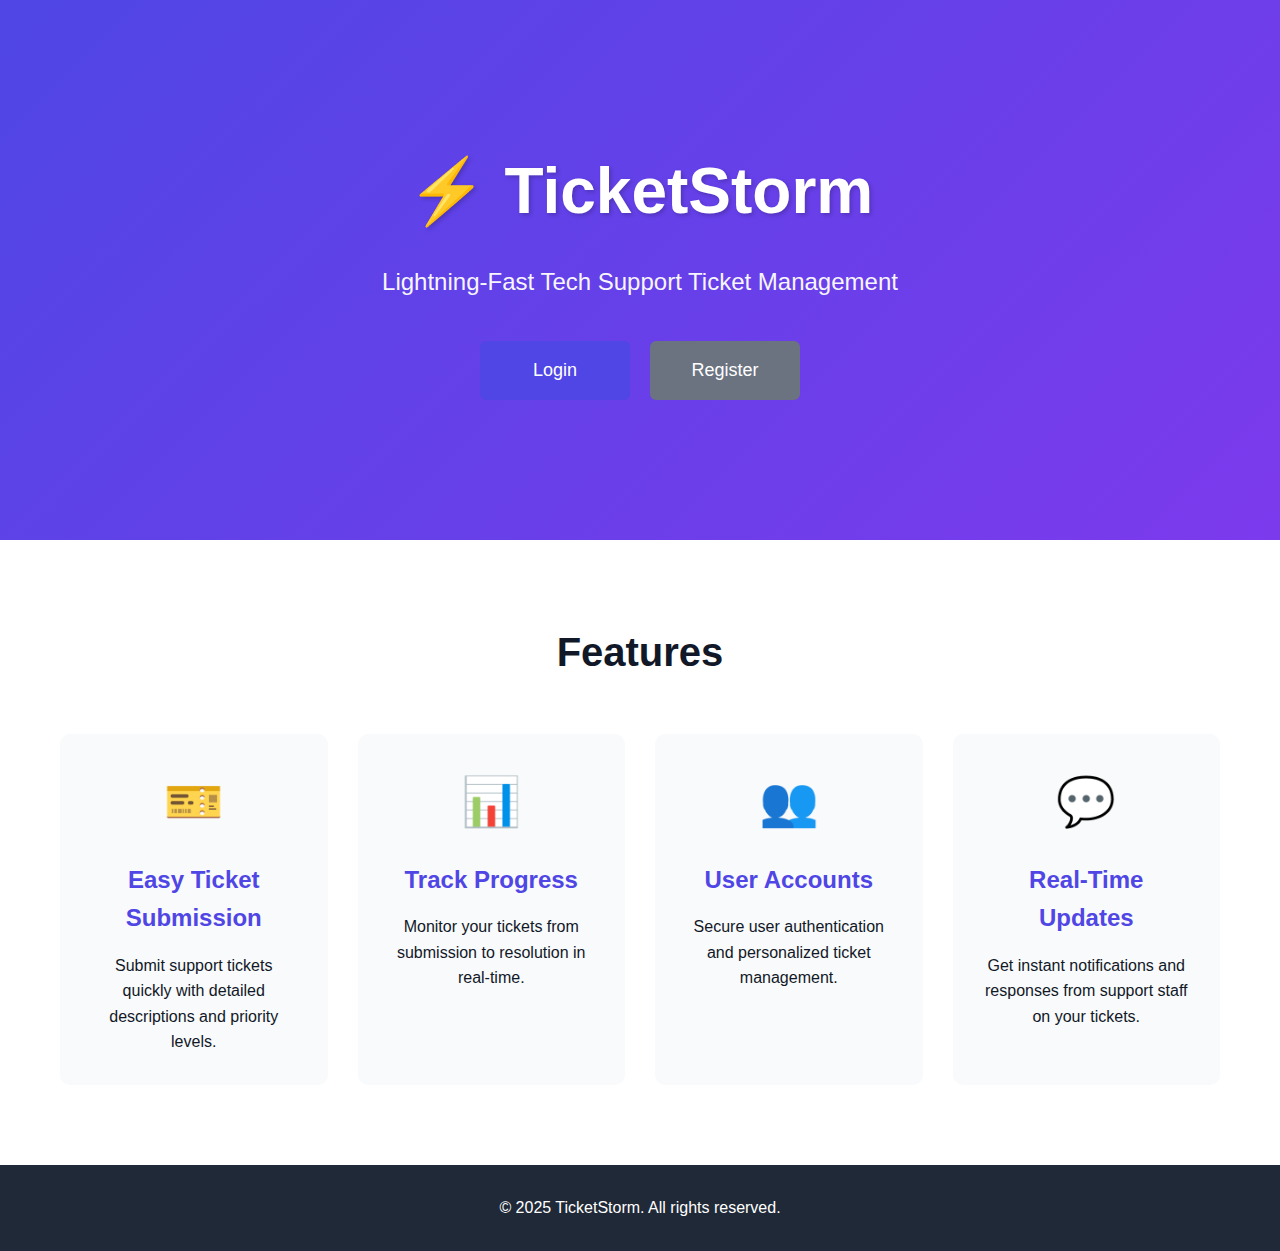
<file: index.html>
<!DOCTYPE html>
<html lang="en">
<head>
    <meta charset="UTF-8">
    <meta name="viewport" content="width=device-width, initial-scale=1.0">
    <title>TicketStorm - Tech Support Tickets</title>
    <link rel="stylesheet" href="assets/css/style.css">
</head>
<body class="landing-page">
    <!-- Admin Panel Link (only shown if logged in as admin) -->
    <div id="adminNotice" style="display: none; background: #e74c3c; color: white; text-align: center; padding: 0.75rem; font-weight: 600; position: fixed; top: 0; left: 0; right: 0; z-index: 9999; box-shadow: 0 2px 8px rgba(0,0,0,0.2);">
        <a href="admin.html" style="color: white; text-decoration: underline;">🛡️ Access Admin Panel</a>
    </div>
    
    <header class="hero">
        <div class="container">
            <h1>⚡ TicketStorm</h1>
            <p class="tagline">Lightning-Fast Tech Support Ticket Management</p>
            <div class="cta-buttons">
                <a href="login.html" class="btn btn-primary">Login</a>
                <a href="register.html" class="btn btn-secondary">Register</a>
            </div>
        </div>
    </header>
    
    <section class="features">
        <div class="container">
            <h2>Features</h2>
            <div class="feature-grid">
                <div class="feature-card">
                    <div class="feature-icon">🎫</div>
                    <h3>Easy Ticket Submission</h3>
                    <p>Submit support tickets quickly with detailed descriptions and priority levels.</p>
                </div>
                <div class="feature-card">
                    <div class="feature-icon">📊</div>
                    <h3>Track Progress</h3>
                    <p>Monitor your tickets from submission to resolution in real-time.</p>
                </div>
                <div class="feature-card">
                    <div class="feature-icon">👥</div>
                    <h3>User Accounts</h3>
                    <p>Secure user authentication and personalized ticket management.</p>
                </div>
                <div class="feature-card">
                    <div class="feature-icon">💬</div>
                    <h3>Real-Time Updates</h3>
                    <p>Get instant notifications and responses from support staff on your tickets.</p>
                </div>
            </div>
        </div>
    </section>
    
    <footer>
        <div class="container">
            <p>&copy; 2025 TicketStorm. All rights reserved.</p>
        </div>
    </footer>

    <script>
        // Check if user is logged in and show admin link if admin
        async function checkAdminStatus() {
            try {
                const response = await fetch('api/auth.php?action=check');
                const data = await response.json();
                
                if (data.success && (data.data.is_admin === true || data.data.is_admin === 1 || data.data.is_admin === '1')) {
                    document.getElementById('adminNotice').style.display = 'block';
                    // Add padding to body to account for fixed admin notice
                    document.body.style.paddingTop = '50px';
                }
            } catch (error) {
                // User not logged in, ignore
            }
        }

        // Run on page load
        checkAdminStatus();
    </script>
</body>
</html>
</file>
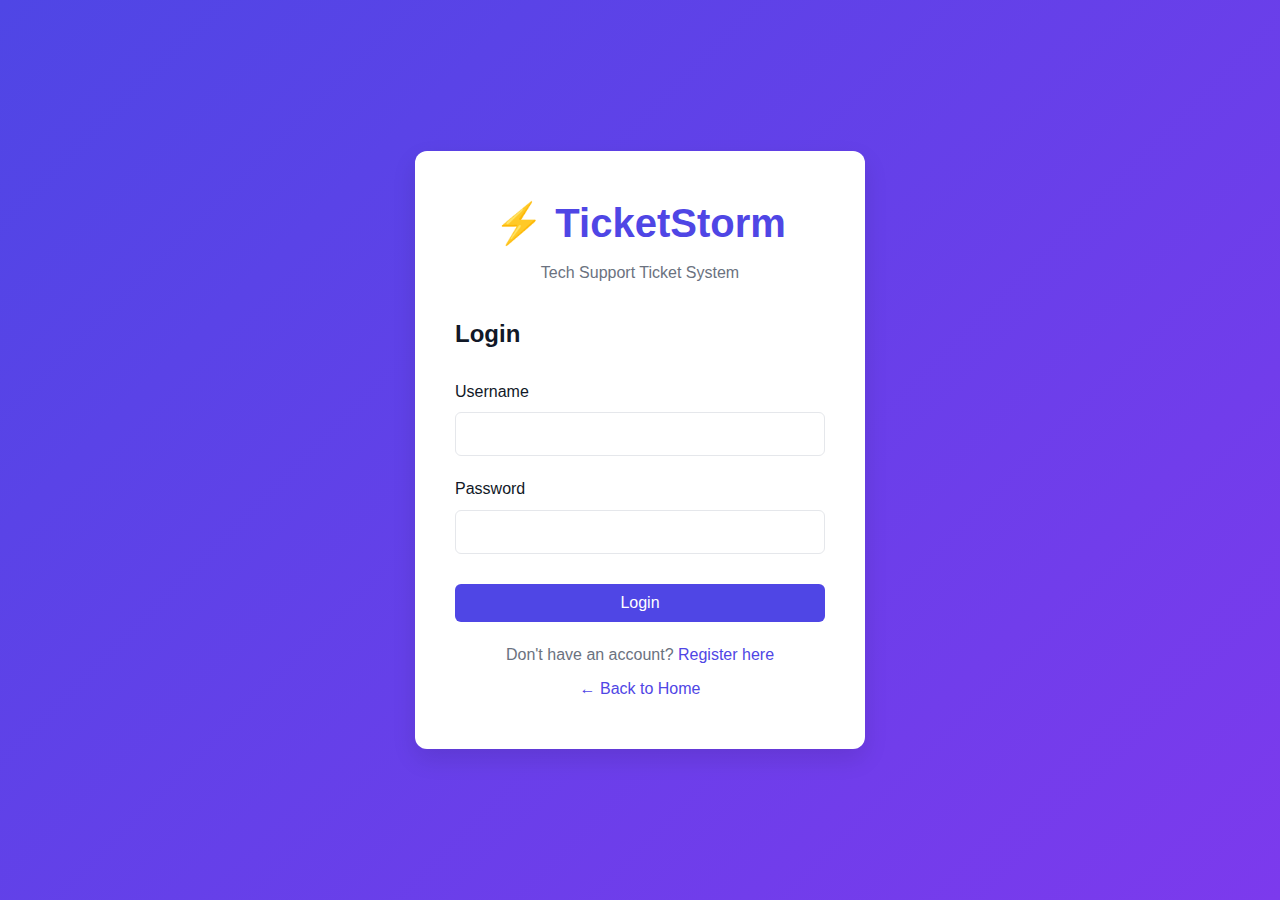
<file: admin.html>
<!DOCTYPE html>
<html lang="en">
<head>
    <meta charset="UTF-8">
    <meta name="viewport" content="width=device-width, initial-scale=1.0">
    <title>Admin Panel - TicketStorm</title>
    <link rel="stylesheet" href="/assets/css/style.css">
</head>
<body>
    <nav class="navbar">
        <div class="container">
            <a href="/" class="nav-brand" style="text-decoration: none; list-style-type: none;">
                <h1 style="margin: 0;">TicketStorm</h1>
            </a>
            <div class="nav-menu">
                <a href="/admin.html" class="active">All Tickets</a>
                <a href="/dashboard.html">User Dashboard</a>
                <span class="user-info" id="userInfo">Admin</span>
                <button id="logoutBtn" class="btn btn-small">Logout</button>
            </div>
        </div>
    </nav>
    
    <div class="container main-content">
        <div class="page-header">
            <h1>Admin Dashboard</h1>
        </div>
        
        <!-- Priority Stats Dashboard -->
        <div class="priority-stats-grid" style="display: grid; grid-template-columns: repeat(4, 1fr); gap: 1.5rem; margin-bottom: 2rem;">
            <div class="priority-stat-card" style="background: #fff; border: 2px solid #e74c3c; border-radius: 8px; padding: 2rem; text-align: center; box-shadow: 0 2px 8px rgba(231, 76, 60, 0.15);">
                <p style="margin: 0 0 0.5rem 0; color: #7f8c8d; font-size: 0.875rem; font-weight: 600; text-transform: uppercase;">Critical</p>
                <h2 id="criticalTickets" style="margin: 0; font-size: 3rem; color: #e74c3c; font-weight: bold;">0</h2>
            </div>
            <div class="priority-stat-card" style="background: #fff; border: 2px solid #e67e22; border-radius: 8px; padding: 2rem; text-align: center; box-shadow: 0 2px 8px rgba(230, 126, 34, 0.15);">
                <p style="margin: 0 0 0.5rem 0; color: #7f8c8d; font-size: 0.875rem; font-weight: 600; text-transform: uppercase;">High</p>
                <h2 id="highTickets" style="margin: 0; font-size: 3rem; color: #e67e22; font-weight: bold;">0</h2>
            </div>
            <div class="priority-stat-card" style="background: #fff; border: 2px solid #f39c12; border-radius: 8px; padding: 2rem; text-align: center; box-shadow: 0 2px 8px rgba(243, 156, 18, 0.15);">
                <p style="margin: 0 0 0.5rem 0; color: #7f8c8d; font-size: 0.875rem; font-weight: 600; text-transform: uppercase;">Medium</p>
                <h2 id="mediumTickets" style="margin: 0; font-size: 3rem; color: #f39c12; font-weight: bold;">0</h2>
            </div>
            <div class="priority-stat-card" style="background: #fff; border: 2px solid #27ae60; border-radius: 8px; padding: 2rem; text-align: center; box-shadow: 0 2px 8px rgba(39, 174, 96, 0.15);">
                <p style="margin: 0 0 0.5rem 0; color: #7f8c8d; font-size: 0.875rem; font-weight: 600; text-transform: uppercase;">Low</p>
                <h2 id="lowTickets" style="margin: 0; font-size: 3rem; color: #27ae60; font-weight: bold;">0</h2>
            </div>
        </div>
        
        <div class="filter-bar">
            <button class="filter-btn active" data-status="">All Tickets</button>
            <button class="filter-btn" data-status="Open">Open</button>
            <button class="filter-btn" data-status="In Progress">In Progress</button>
            <button class="filter-btn" data-status="Resolved">Resolved</button>
            <button class="filter-btn" data-status="Closed">Closed</button>
        </div>
        
        <div id="ticketsContainer" class="tickets-container">
            <div class="loading">Loading tickets...</div>
        </div>
    </div>
    
    <!-- Ticket Detail Modal -->
    <div id="ticketModal" class="modal hidden">
        <div class="modal-content large">
            <span class="modal-close">&times;</span>
            <div id="ticketDetail"></div>
        </div>
    </div>
    
    <script>
        let currentFilter = '';
        
        // Check authentication - ADMIN ONLY
        async function checkAuth() {
            try {
                const response = await fetch('/api/auth.php?action=check');
                const data = await response.json();
                
                if (!data.success) {
                    alert('Please login to access admin panel');
                    window.location.href = '/login.html';
                    return false;
                }
                
                // Enforce admin-only access
                if (!data.data.is_admin && data.data.is_admin !== 1 && data.data.is_admin !== '1') {
                    alert('Access denied. Admin privileges required.');
                    window.location.href = '/dashboard.html';
                    return false;
                }
                
                document.getElementById('userInfo').textContent = `Admin: ${data.data.full_name}`;
                return true;
            } catch (error) {
                alert('Authentication error');
                window.location.href = '/login.html';
                return false;
            }
        }
        
        // Load stats
        async function loadStats() {
            try {
                const response = await fetch('/api/tickets.php?action=list');
                const data = await response.json();
                
                if (data.success) {
                    const tickets = data.data;
                    // Count by priority
                    const critical = tickets.filter(t => t.priority === 'Critical').length;
                    const high = tickets.filter(t => t.priority === 'High').length;
                    const medium = tickets.filter(t => t.priority === 'Medium').length;
                    const low = tickets.filter(t => t.priority === 'Low').length;
                    
                    document.getElementById('criticalTickets').textContent = critical;
                    document.getElementById('highTickets').textContent = high;
                    document.getElementById('mediumTickets').textContent = medium;
                    document.getElementById('lowTickets').textContent = low;
                }
            } catch (error) {
                console.error('Failed to load stats:', error);
            }
        }
        
        // Load tickets
        async function loadTickets(status = '') {
            const container = document.getElementById('ticketsContainer');
            container.innerHTML = '<div class="loading">Loading tickets...</div>';
            
            try {
                const url = status ? `/api/tickets.php?action=list&status=${status}` : '/api/tickets.php?action=list';
                const response = await fetch(url);
                const data = await response.json();
                
                if (data.success && data.data.length > 0) {
                    // Sort by priority: Critical > High > Medium > Low
                    const priorityOrder = { 'Critical': 0, 'High': 1, 'Medium': 2, 'Low': 3 };
                    const sortedTickets = data.data.sort((a, b) => priorityOrder[a.priority] - priorityOrder[b.priority]);
                    
                    container.innerHTML = sortedTickets.map(ticket => `
                        <div class="ticket-card admin-ticket" onclick="viewTicket(${ticket.ticket_id})">
                            <div class="ticket-header">
                                <h3>${escapeHtml(ticket.subject)}</h3>
                                <span class="badge badge-${ticket.status.toLowerCase().replace(' ', '-')}">${ticket.status}</span>
                            </div>
                            <p class="ticket-description">${escapeHtml(ticket.description.substring(0, 150))}${ticket.description.length > 150 ? '...' : ''}</p>
                            <div class="ticket-meta">
                                <span class="priority priority-${ticket.priority.toLowerCase()}">Priority: ${ticket.priority}</span>
                                <span>User: ${escapeHtml(ticket.full_name)} (@${escapeHtml(ticket.username)})</span>
                                <span>Submitted: ${formatDate(ticket.submitted_at)}</span>
                                <span>Category: ${ticket.category}</span>
                            </div>
                        </div>
                    `).join('');
                } else {
                    container.innerHTML = '<div class="empty-state">No tickets found.</div>';
                }
            } catch (error) {
                container.innerHTML = '<div class="error">Failed to load tickets. Please try again.</div>';
            }
        }
        
        // View ticket details
        async function viewTicket(ticketId) {
            const modal = document.getElementById('ticketModal');
            const detail = document.getElementById('ticketDetail');
            
            detail.innerHTML = '<div class="loading">Loading...</div>';
            modal.classList.remove('hidden');
            
            try {
                const response = await fetch(`/api/tickets.php?action=get&ticket_id=${ticketId}`);
                const data = await response.json();
                
                if (data.success) {
                    const ticket = data.data;
                    detail.innerHTML = `
                        <div class="ticket-detail">
                            <div class="ticket-detail-header">
                                <h2>${escapeHtml(ticket.subject)}</h2>
                                <span class="badge badge-${ticket.status.toLowerCase().replace(' ', '-')}">${ticket.status}</span>
                            </div>
                            
                            <div class="ticket-info-grid">
                                <div><strong>User:</strong> ${escapeHtml(ticket.full_name)} (${escapeHtml(ticket.email)})</div>
                                <div><strong>Priority:</strong> <span class="priority priority-${ticket.priority.toLowerCase()}">${ticket.priority}</span></div>
                                <div><strong>Category:</strong> ${ticket.category}</div>
                                <div><strong>Submitted:</strong> ${formatDate(ticket.submitted_at)}</div>
                                <div><strong>Last Updated:</strong> ${formatDate(ticket.last_updated)}</div>
                                ${ticket.resolved_at ? `<div><strong>Resolved:</strong> ${formatDate(ticket.resolved_at)}</div>` : ''}
                            </div>
                            
                            <!-- Admin Controls -->
                            <div class="admin-controls">
                                <div class="form-row">
                                    <div class="form-group">
                                        <label for="updateStatus">Update Status</label>
                                        <select id="updateStatus" class="form-control">
                                            <option value="Open" ${ticket.status === 'Open' ? 'selected' : ''}>Open</option>
                                            <option value="In Progress" ${ticket.status === 'In Progress' ? 'selected' : ''}>In Progress</option>
                                            <option value="Resolved" ${ticket.status === 'Resolved' ? 'selected' : ''}>Resolved</option>
                                            <option value="Closed" ${ticket.status === 'Closed' ? 'selected' : ''}>Closed</option>
                                        </select>
                                    </div>
                                    <div class="form-group">
                                        <label for="updatePriority">Update Priority</label>
                                        <select id="updatePriority" class="form-control">
                                            <option value="Low" ${ticket.priority === 'Low' ? 'selected' : ''}>Low</option>
                                            <option value="Medium" ${ticket.priority === 'Medium' ? 'selected' : ''}>Medium</option>
                                            <option value="High" ${ticket.priority === 'High' ? 'selected' : ''}>High</option>
                                            <option value="Critical" ${ticket.priority === 'Critical' ? 'selected' : ''}>Critical</option>
                                        </select>
                                    </div>
                                    <div class="form-group">
                                        <button onclick="updateTicket(${ticket.ticket_id})" class="btn btn-primary" style="margin-top: 25px;">Update Ticket</button>
                                    </div>
                                </div>
                            </div>
                            
                            <div class="ticket-description-full">
                                <h3>Description</h3>
                                <p>${escapeHtml(ticket.description)}</p>
                            </div>
                            
                            <div class="comments-section">
                                <h3>Comments & Responses</h3>
                                <div class="comments-list">
                                    ${ticket.comments.length > 0 ? ticket.comments.map(comment => `
                                        <div class="comment ${comment.is_admin_response ? 'admin-comment' : 'user-comment'}">
                                            <div class="comment-header">
                                                <strong>${escapeHtml(comment.full_name)}</strong>
                                                ${comment.is_admin_response ? '<span class="admin-badge">Admin</span>' : ''}
                                                <span class="comment-time">${formatDate(comment.created_at)}</span>
                                            </div>
                                            <p>${escapeHtml(comment.comment_text)}</p>
                                        </div>
                                    `).join('') : '<p class="no-comments">No comments yet.</p>'}
                                </div>
                                
                                <form id="commentForm" class="comment-form">
                                    <input type="hidden" name="ticket_id" value="${ticket.ticket_id}">
                                    <textarea name="comment" placeholder="Add admin response..." required></textarea>
                                    <button type="submit" class="btn btn-primary">Add Response</button>
                                </form>
                            </div>
                        </div>
                    `;
                    
                    document.getElementById('commentForm').addEventListener('submit', handleCommentSubmit);
                } else {
                    detail.innerHTML = '<div class="error">Failed to load ticket details.</div>';
                }
            } catch (error) {
                detail.innerHTML = '<div class="error">An error occurred.</div>';
            }
        }
        
        // Update ticket
        async function updateTicket(ticketId) {
            const status = document.getElementById('updateStatus').value;
            const priority = document.getElementById('updatePriority').value;
            
            const formData = new FormData();
            formData.append('action', 'update');
            formData.append('ticket_id', ticketId);
            formData.append('status', status);
            formData.append('priority', priority);
            
            try {
                const response = await fetch('api/tickets.php', {
                    method: 'POST',
                    body: formData
                });
                
                const data = await response.json();
                
                if (data.success) {
                    alert('Ticket updated successfully!');
                    await viewTicket(ticketId);
                    await loadTickets(currentFilter);
                    await loadStats();
                } else {
                    alert('Failed to update ticket: ' + data.message);
                }
            } catch (error) {
                alert('An error occurred while updating the ticket.');
            }
        }
        
        // Handle comment submission
        async function handleCommentSubmit(e) {
            e.preventDefault();
            
            const formData = new FormData(e.target);
            formData.append('action', 'comment');
            
            try {
                const response = await fetch('api/tickets.php', {
                    method: 'POST',
                    body: formData
                });
                
                const data = await response.json();
                
                if (data.success) {
                    const ticketId = formData.get('ticket_id');
                    await viewTicket(ticketId);
                } else {
                    alert('Failed to add comment: ' + data.message);
                }
            } catch (error) {
                alert('An error occurred while adding the comment.');
            }
        }
        
        // Filter buttons
        document.querySelectorAll('.filter-btn').forEach(btn => {
            btn.addEventListener('click', function() {
                document.querySelectorAll('.filter-btn').forEach(b => b.classList.remove('active'));
                this.classList.add('active');
                currentFilter = this.dataset.status;
                loadTickets(currentFilter);
            });
        });
        
        // Modal close
        document.querySelector('.modal-close').addEventListener('click', function() {
            document.getElementById('ticketModal').classList.add('hidden');
        });
        
        window.addEventListener('click', function(e) {
            const modal = document.getElementById('ticketModal');
            if (e.target === modal) {
                modal.classList.add('hidden');
            }
        });
        
        // Logout
        document.getElementById('logoutBtn').addEventListener('click', async function() {
            const formData = new FormData();
            formData.append('action', 'logout');
            
            try {
                await fetch('/api/auth.php', { method: 'POST', body: formData });
                window.location.href = '/login.html';
            } catch (error) {
                window.location.href = '/login.html';
            }
        });
        
        // Utility functions
        function escapeHtml(text) {
            const div = document.createElement('div');
            div.textContent = text;
            return div.innerHTML;
        }
        
        function formatDate(dateString) {
            const date = new Date(dateString);
            return date.toLocaleString();
        }
        
        // Initialize
        checkAuth().then(authenticated => {
            if (authenticated) {
                loadStats();
                loadTickets();
            }
        });
    </script>
</body>
</html>
</file>
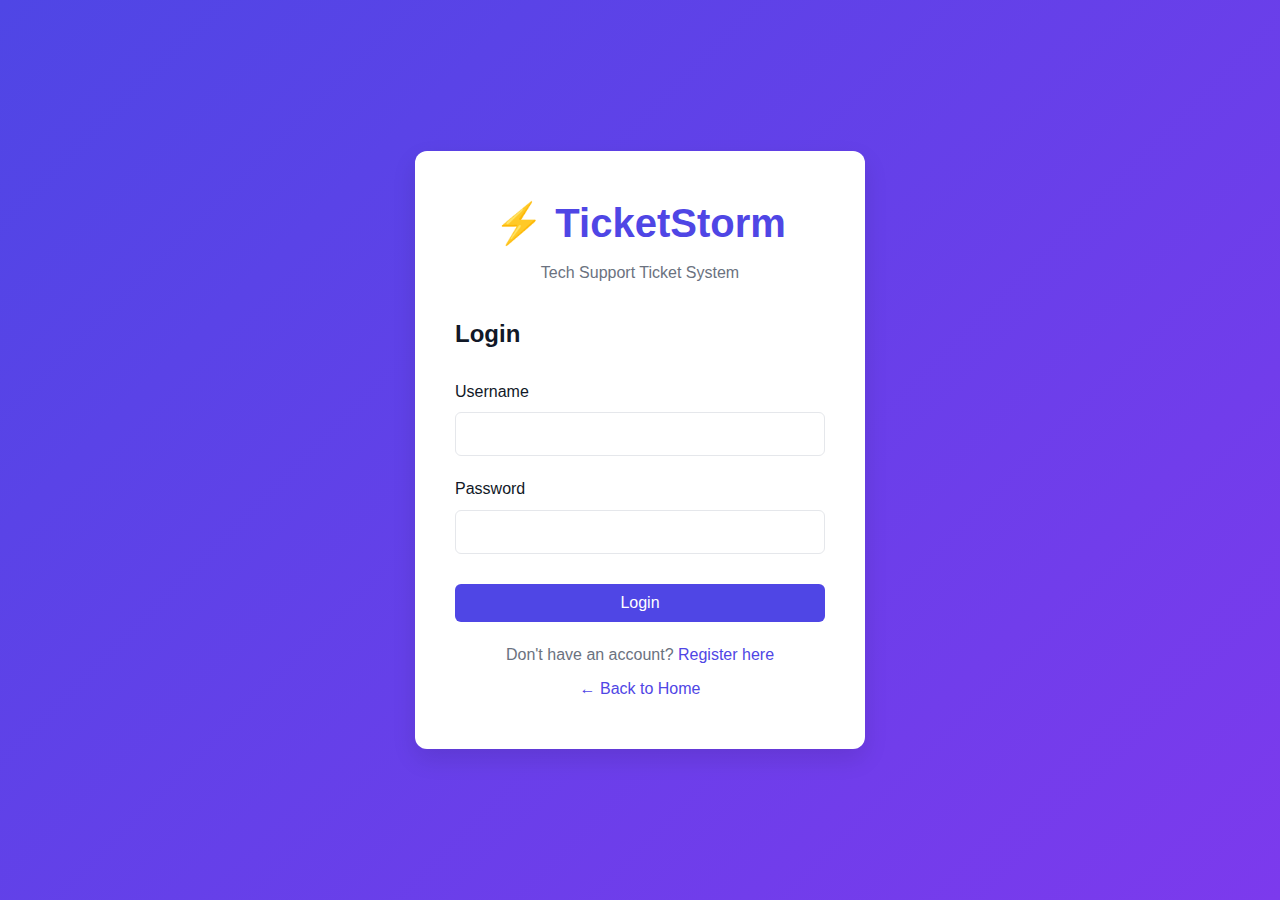
<file: dashboard.html>
<!DOCTYPE html>
<html lang="en">
<head>
    <meta charset="UTF-8">
    <meta name="viewport" content="width=device-width, initial-scale=1.0">
    <title>Dashboard - TicketStorm</title>
    <link rel="stylesheet" href="assets/css/style.css">
</head>
<body>
    <nav class="navbar">
        <div class="container">
            <a href="index.html" class="nav-brand" style="text-decoration: none; list-style-type: none;">
                <h1 style="margin: 0;">TicketStorm</h1>
            </a>
            <div class="nav-menu">
                <a href="dashboard.html" class="active">Dashboard</a>
                <a href="new-ticket.html">New Ticket</a>
                <span class="user-info" id="userInfo"></span>
                <button id="logoutBtn" class="btn btn-small">Logout</button>
            </div>
        </div>
    </nav>
    
    <div class="container main-content">
        <div class="page-header">
            <h1>My Support Tickets</h1>
            <a href="new-ticket.html" class="btn btn-primary">+ Create New Ticket</a>
        </div>
        
        <div class="filter-bar">
            <button class="filter-btn active" data-status="">All</button>
            <button class="filter-btn" data-status="Open">Open</button>
            <button class="filter-btn" data-status="In Progress">In Progress</button>
            <button class="filter-btn" data-status="Resolved">Resolved</button>
            <button class="filter-btn" data-status="Closed">Closed</button>
        </div>
        
        <div id="ticketsContainer" class="tickets-container">
            <div class="loading">Loading tickets...</div>
        </div>
    </div>
    
    <!-- Ticket Detail Modal -->
    <div id="ticketModal" class="modal hidden">
        <div class="modal-content">
            <span class="modal-close">&times;</span>
            <div id="ticketDetail"></div>
        </div>
    </div>
    
    <script>
        let currentFilter = '';
        
        // Check authentication
        async function checkAuth() {
            try {
                const response = await fetch('api/auth.php?action=check');
                const data = await response.json();
                
                if (!data.success) {
                    window.location.href = 'login.html';
                    return false;
                }
                
                document.getElementById('userInfo').textContent = `Welcome, ${data.data.full_name}`;
                
                // Redirect admins to admin panel
                if (data.data.is_admin === true || data.data.is_admin === 1 || data.data.is_admin === '1') {
                    window.location.href = 'admin.html';
                    return false;
                }
                
                return true;
            } catch (error) {
                window.location.href = 'login.html';
                return false;
            }
        }
        
        // Load tickets
        async function loadTickets(status = '') {
            const container = document.getElementById('ticketsContainer');
            container.innerHTML = '<div class="loading">Loading tickets...</div>';
            
            try {
                const url = status ? `api/tickets.php?action=list&status=${status}` : 'api/tickets.php?action=list';
                const response = await fetch(url);
                const data = await response.json();
                
                if (data.success && data.data.length > 0) {
                    container.innerHTML = data.data.map(ticket => `
                        <div class="ticket-card" onclick="viewTicket(${ticket.ticket_id})">
                            <div class="ticket-header">
                                <h3>${escapeHtml(ticket.subject)}</h3>
                                <span class="badge badge-${ticket.status.toLowerCase().replace(' ', '-')}">${ticket.status}</span>
                            </div>
                            <p class="ticket-description">${escapeHtml(ticket.description.substring(0, 150))}${ticket.description.length > 150 ? '...' : ''}</p>
                            <div class="ticket-meta">
                                <span class="priority priority-${ticket.priority.toLowerCase()}">Priority: ${ticket.priority}</span>
                                <span>Submitted: ${formatDate(ticket.submitted_at)}</span>
                                <span>Category: ${ticket.category}</span>
                            </div>
                        </div>
                    `).join('');
                } else {
                    container.innerHTML = '<div class="empty-state">No tickets found. <a href="new-ticket.html">Create your first ticket</a></div>';
                }
            } catch (error) {
                container.innerHTML = '<div class="error">Failed to load tickets. Please try again.</div>';
            }
        }
        
        // View ticket details
        async function viewTicket(ticketId) {
            const modal = document.getElementById('ticketModal');
            const detail = document.getElementById('ticketDetail');
            
            detail.innerHTML = '<div class="loading">Loading...</div>';
            modal.classList.remove('hidden');
            
            try {
                const response = await fetch(`api/tickets.php?action=get&ticket_id=${ticketId}`);
                const data = await response.json();
                
                if (data.success) {
                    const ticket = data.data;
                    detail.innerHTML = `
                        <div class="ticket-detail">
                            <div class="ticket-detail-header">
                                <h2>${escapeHtml(ticket.subject)}</h2>
                                <span class="badge badge-${ticket.status.toLowerCase().replace(' ', '-')}">${ticket.status}</span>
                            </div>
                            
                            <div class="ticket-info-grid">
                                <div><strong>Priority:</strong> <span class="priority priority-${ticket.priority.toLowerCase()}">${ticket.priority}</span></div>
                                <div><strong>Category:</strong> ${ticket.category}</div>
                                <div><strong>Submitted:</strong> ${formatDate(ticket.submitted_at)}</div>
                                <div><strong>Last Updated:</strong> ${formatDate(ticket.last_updated)}</div>
                                ${ticket.resolved_at ? `<div><strong>Resolved:</strong> ${formatDate(ticket.resolved_at)}</div>` : ''}
                            </div>
                            
                            <div class="ticket-description-full">
                                <h3>Description</h3>
                                <p>${escapeHtml(ticket.description)}</p>
                            </div>
                            
                            <div class="comments-section">
                                <h3>Comments & Responses</h3>
                                <div class="comments-list">
                                    ${ticket.comments.length > 0 ? ticket.comments.map(comment => `
                                        <div class="comment ${comment.is_admin_response ? 'admin-comment' : 'user-comment'}">
                                            <div class="comment-header">
                                                <strong>${escapeHtml(comment.full_name)}</strong>
                                                ${comment.is_admin_response ? '<span class="admin-badge">Admin</span>' : ''}
                                                <span class="comment-time">${formatDate(comment.created_at)}</span>
                                            </div>
                                            <p>${escapeHtml(comment.comment_text)}</p>
                                        </div>
                                    `).join('') : '<p class="no-comments">No comments yet.</p>'}
                                </div>
                                
                                <form id="commentForm" class="comment-form">
                                    <input type="hidden" name="ticket_id" value="${ticket.ticket_id}">
                                    <textarea name="comment" placeholder="Add a comment..." required></textarea>
                                    <button type="submit" class="btn btn-primary">Add Comment</button>
                                </form>
                            </div>
                        </div>
                    `;
                    
                    document.getElementById('commentForm').addEventListener('submit', handleCommentSubmit);
                } else {
                    detail.innerHTML = '<div class="error">Failed to load ticket details.</div>';
                }
            } catch (error) {
                detail.innerHTML = '<div class="error">An error occurred.</div>';
            }
        }
        
        // Handle comment submission
        async function handleCommentSubmit(e) {
            e.preventDefault();
            
            const formData = new FormData(e.target);
            formData.append('action', 'comment');
            
            try {
                const response = await fetch('api/tickets.php', {
                    method: 'POST',
                    body: formData
                });
                
                const data = await response.json();
                
                if (data.success) {
                    const ticketId = formData.get('ticket_id');
                    await viewTicket(ticketId);
                } else {
                    alert('Failed to add comment: ' + data.message);
                }
            } catch (error) {
                alert('An error occurred while adding the comment.');
            }
        }
        
        // Filter buttons
        document.querySelectorAll('.filter-btn').forEach(btn => {
            btn.addEventListener('click', function() {
                document.querySelectorAll('.filter-btn').forEach(b => b.classList.remove('active'));
                this.classList.add('active');
                currentFilter = this.dataset.status;
                loadTickets(currentFilter);
            });
        });
        
        // Modal close
        document.querySelector('.modal-close').addEventListener('click', function() {
            document.getElementById('ticketModal').classList.add('hidden');
        });
        
        window.addEventListener('click', function(e) {
            const modal = document.getElementById('ticketModal');
            if (e.target === modal) {
                modal.classList.add('hidden');
            }
        });
        
        // Logout
        document.getElementById('logoutBtn').addEventListener('click', async function() {
            const formData = new FormData();
            formData.append('action', 'logout');
            
            try {
                await fetch('api/auth.php', { method: 'POST', body: formData });
                window.location.href = 'login.html';
            } catch (error) {
                window.location.href = 'login.html';
            }
        });
        
        // Utility functions
        function escapeHtml(text) {
            const div = document.createElement('div');
            div.textContent = text;
            return div.innerHTML;
        }
        
        function formatDate(dateString) {
            const date = new Date(dateString);
            return date.toLocaleString();
        }
        
        // Initialize
        checkAuth().then(authenticated => {
            if (authenticated) {
                loadTickets();
            }
        });
    </script>
</body>
</html>
</file>
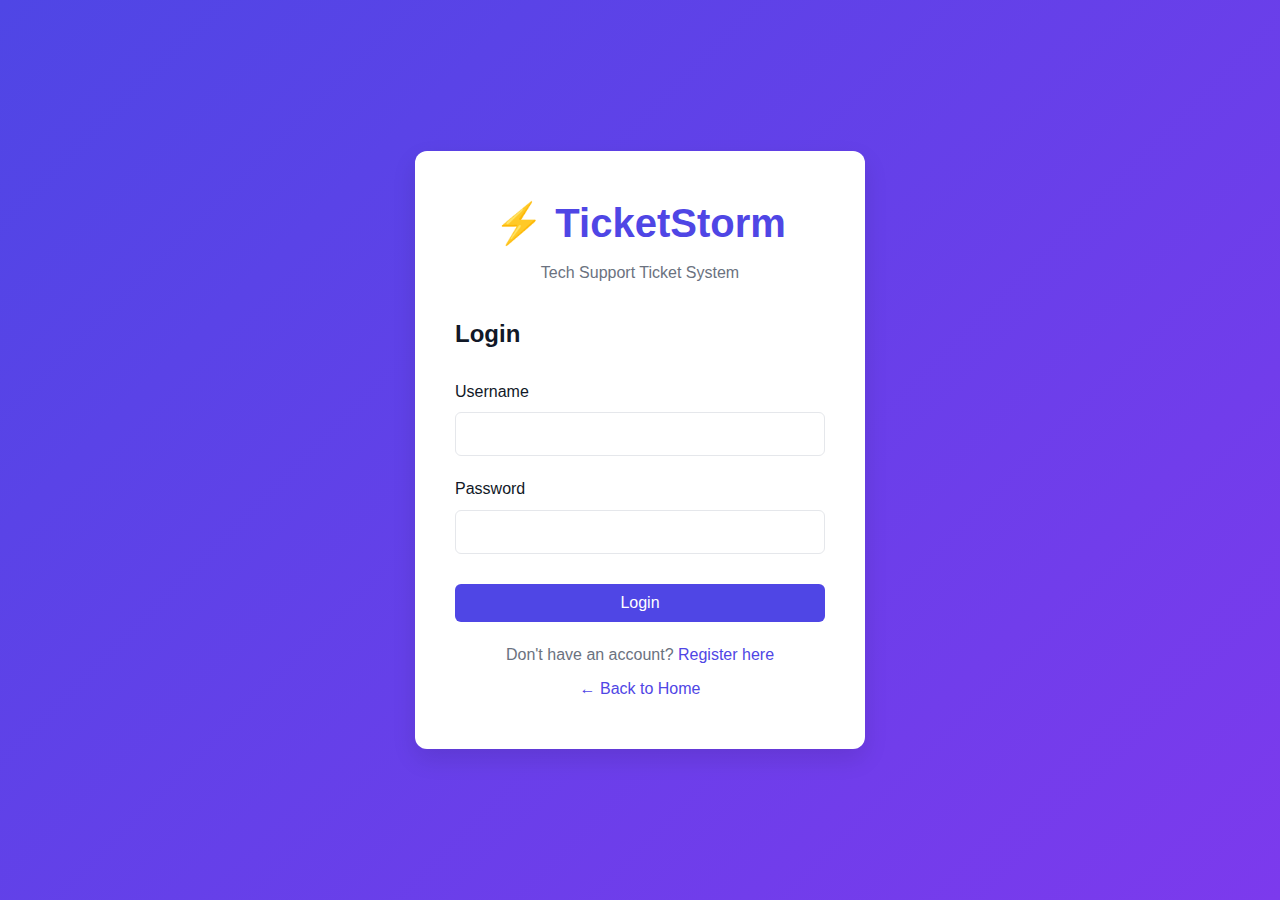
<file: login.html>
<!DOCTYPE html>
<html lang="en">
<head>
    <meta charset="UTF-8">
    <meta name="viewport" content="width=device-width, initial-scale=1.0">
    <title>Login - TicketStorm</title>
    <link rel="stylesheet" href="assets/css/style.css">
</head>
<body class="auth-page">
    <div class="auth-container">
        <div class="auth-box">
            <div class="logo">
                <h1>⚡ TicketStorm</h1>
                <p>Tech Support Ticket System</p>
            </div>
            
            <form id="loginForm" class="auth-form">
                <h2>Login</h2>
                
                <div id="messageBox" class="message-box hidden"></div>
                
                <div class="form-group">
                    <label for="username">Username</label>
                    <input type="text" id="username" name="username" required>
                </div>
                
                <div class="form-group">
                    <label for="password">Password</label>
                    <input type="password" id="password" name="password" required>
                </div>
                
                <button type="submit" class="btn btn-primary">Login</button>
                
                <div class="auth-links">
                    <p>Don't have an account? <a href="register.html">Register here</a></p>
                    <p><a href="index.html">← Back to Home</a></p>
                </div>
            </form>
        </div>
    </div>
    
    <script>
        document.getElementById('loginForm').addEventListener('submit', async function(e) {
            e.preventDefault();
            
            const messageBox = document.getElementById('messageBox');
            const formData = new FormData(this);
            formData.append('action', 'login');
            
            try {
                const response = await fetch('api/auth.php', {
                    method: 'POST',
                    body: formData
                });
                
                const data = await response.json();
                
                if (data.success) {
                    messageBox.className = 'message-box success';
                    messageBox.textContent = data.message;
                    messageBox.classList.remove('hidden');
                    
                    setTimeout(() => {
                        window.location.href = data.data.is_admin ? 'admin.html' : 'dashboard.html';
                    }, 1000);
                } else {
                    messageBox.className = 'message-box error';
                    messageBox.textContent = data.message;
                    messageBox.classList.remove('hidden');
                }
            } catch (error) {
                messageBox.className = 'message-box error';
                messageBox.textContent = 'An error occurred. Please try again.';
                messageBox.classList.remove('hidden');
            }
        });
    </script>
</body>
</html>
</file>
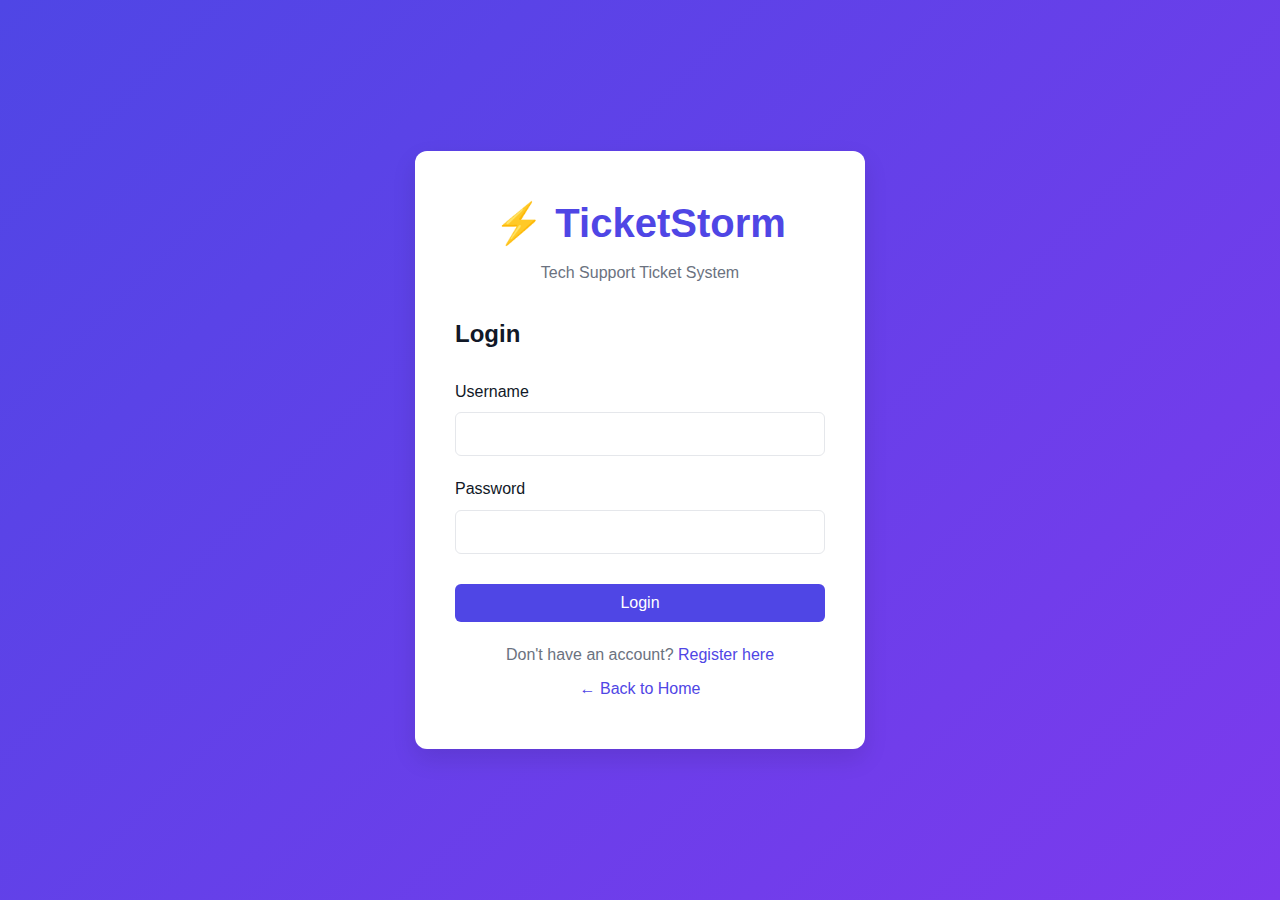
<file: new-ticket.html>
cd /home/blacoksf/repositories/ticketstorm
<!DOCTYPE html>
<html lang="en">
<head>
    <meta charset="UTF-8">
    <meta name="viewport" content="width=device-width, initial-scale=1.0">
    <title>New Ticket - TicketStorm</title>
    <link rel="stylesheet" href="assets/css/style.css">
</head>
<body>
    <nav class="navbar">
        <div class="container">
            <a href="index.html" class="nav-brand" style="text-decoration: none; list-style-type: none;">
                <h1 style="margin: 0;">TicketStorm</h1>
            </a>
            <div class="nav-menu">
                <a href="dashboard.html">Dashboard</a>
                <a href="new-ticket.html" class="active">New Ticket</a>
                <span class="user-info" id="userInfo"></span>
                <button id="logoutBtn" class="btn btn-small">Logout</button>
            </div>
        </div>
    </nav>
    
    <div class="container main-content">
        <div class="page-header">
            <h1>Create New Support Ticket</h1>
        </div>
        
        <div class="form-container">
            <form id="newTicketForm" class="ticket-form">
                <div id="messageBox" class="message-box hidden"></div>
                
                <div class="form-group">
                    <label for="subject">Subject *</label>
                    <input type="text" id="subject" name="subject" required maxlength="200" placeholder="Brief description of your issue">
                </div>
                
                <div class="form-row">
                    <div class="form-group">
                        <label for="priority">Priority *</label>
                        <select id="priority" name="priority" required>
                            <option value="Low">Low</option>
                            <option value="Medium" selected>Medium</option>
                            <option value="High">High</option>
                            <option value="Critical">Critical</option>
                        </select>
                    </div>
                    
                    <div class="form-group">
                        <label for="category">Category *</label>
                        <select id="category" name="category" required>
                            <option value="General">General</option>
                            <option value="Hardware">Hardware</option>
                            <option value="Software">Software</option>
                            <option value="Network">Network</option>
                            <option value="Account">Account</option>
                            <option value="Other">Other</option>
                        </select>
                    </div>
                </div>
                
                <div class="form-group">
                    <label for="description">Description *</label>
                    <textarea id="description" name="description" required rows="10" placeholder="Please provide detailed information about your issue..."></textarea>
                </div>
                
                <div class="form-actions">
                    <button type="submit" class="btn btn-primary">Submit Ticket</button>
                    <a href="dashboard.html" class="btn btn-secondary">Cancel</a>
                </div>
            </form>
        </div>
    </div>
    
    <script>
        // Check authentication
        async function checkAuth() {
            try {
                const response = await fetch('api/auth.php?action=check');
                const data = await response.json();
                
                if (!data.success) {
                    window.location.href = 'login.html';
                    return false;
                }
                
                document.getElementById('userInfo').textContent = `Welcome, ${data.data.full_name}`;
                
                // Redirect admins to admin panel
                if (data.data.is_admin === true || data.data.is_admin === 1 || data.data.is_admin === '1') {
                    window.location.href = 'admin.html';
                    return false;
                }
                
                return true;
            } catch (error) {
                window.location.href = 'login.html';
                return false;
            }
        }
        
        document.getElementById('newTicketForm').addEventListener('submit', async function(e) {
            e.preventDefault();
            
            const messageBox = document.getElementById('messageBox');
            const formData = new FormData(this);
            formData.append('action', 'create');
            
            try {
                const response = await fetch('api/tickets.php', {
                    method: 'POST',
                    body: formData
                });
                
                const data = await response.json();
                
                if (data.success) {
                    messageBox.className = 'message-box success';
                    messageBox.textContent = 'Ticket created successfully! Redirecting...';
                    messageBox.classList.remove('hidden');
                    
                    setTimeout(() => {
                        window.location.href = 'dashboard.html';
                    }, 1500);
                } else {
                    messageBox.className = 'message-box error';
                    messageBox.textContent = data.message;
                    messageBox.classList.remove('hidden');
                }
            } catch (error) {
                messageBox.className = 'message-box error';
                messageBox.textContent = 'An error occurred. Please try again.';
                messageBox.classList.remove('hidden');
            }
        });
        
        // Logout
        document.getElementById('logoutBtn').addEventListener('click', async function() {
            const formData = new FormData();
            formData.append('action', 'logout');
            
            try {
                await fetch('api/auth.php', { method: 'POST', body: formData });
                window.location.href = 'login.html';
            } catch (error) {
                window.location.href = 'login.html';
            }
        });
        
        // Initialize
        checkAuth();
    </script>
</body>
</html>
</file>
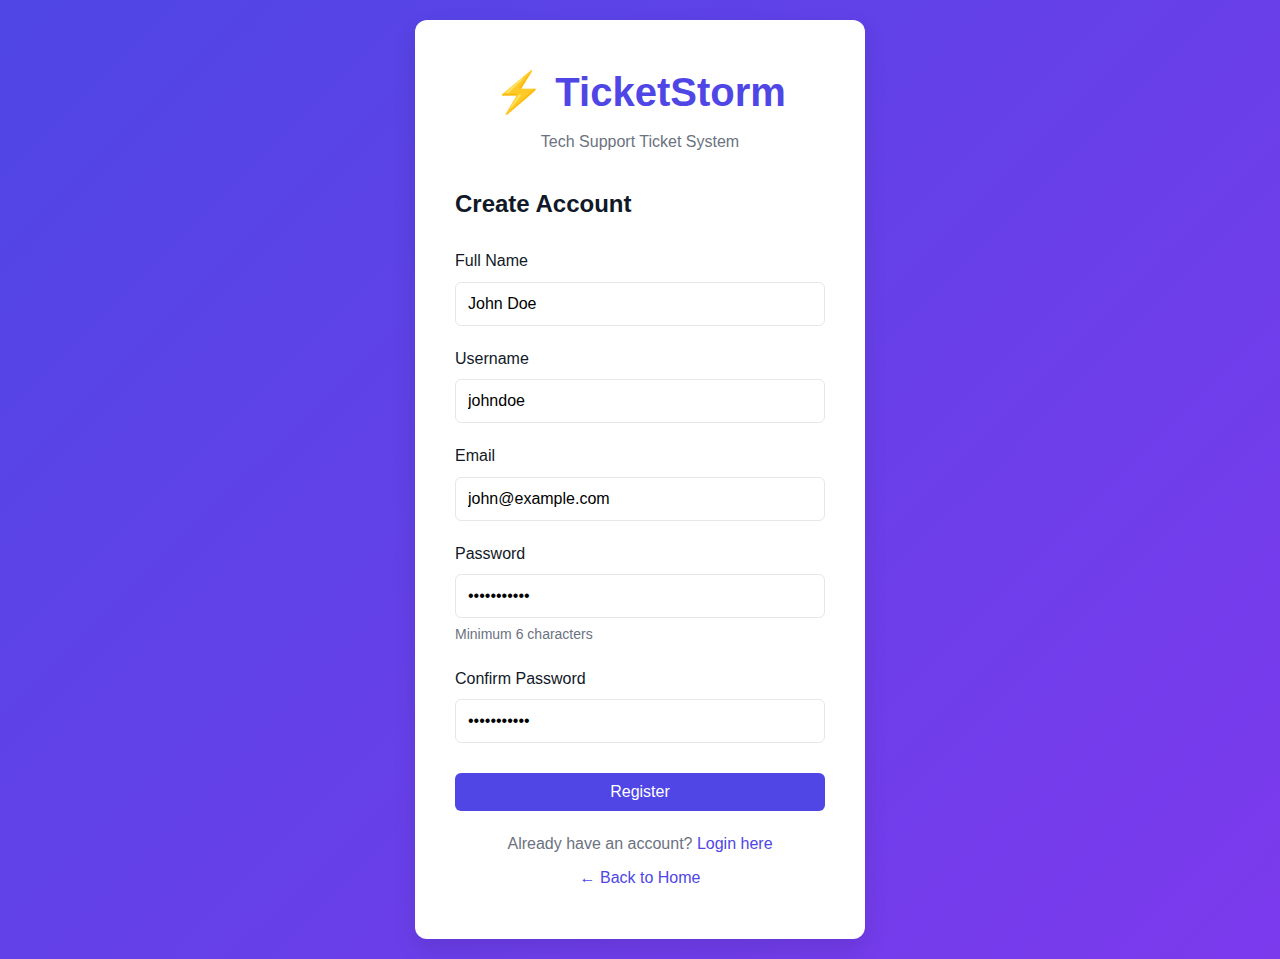
<file: register.html>
<!DOCTYPE html>
<html lang="en">
<head>
    <meta charset="UTF-8">
    <meta name="viewport" content="width=device-width, initial-scale=1.0">
    <title>Register - TicketStorm</title>
    <link rel="stylesheet" href="assets/css/style.css">
</head>
<body class="auth-page">
    <div class="auth-container">
        <div class="auth-box">
            <div class="logo">
                <h1>⚡ TicketStorm</h1>
                <p>Tech Support Ticket System</p>
            </div>
            
            <form id="registerForm" class="auth-form">
                <h2>Create Account</h2>
                
                <div id="messageBox" class="message-box hidden"></div>
                
                <div class="form-group">
                    <label for="full_name">Full Name</label>
                    <input type="text" id="full_name" name="full_name" required value="John Doe">
                </div>
                
                <div class="form-group">
                    <label for="username">Username</label>
                    <input type="text" id="username" name="username" required minlength="3" maxlength="50" value="johndoe">
                </div>
                
                <div class="form-group">
                    <label for="email">Email</label>
                    <input type="email" id="email" name="email" required value="john@example.com">
                </div>
                
                <div class="form-group">
                    <label for="password">Password</label>
                    <input type="password" id="password" name="password" required minlength="6" value="password123">
                    <small>Minimum 6 characters</small>
                </div>
                
                <div class="form-group">
                    <label for="confirm_password">Confirm Password</label>
                    <input type="password" id="confirm_password" name="confirm_password" required minlength="6" value="password123">
                </div>
                
                <button type="submit" class="btn btn-primary">Register</button>
                
                <div class="auth-links">
                    <p>Already have an account? <a href="login.html">Login here</a></p>
                    <p><a href="index.html">← Back to Home</a></p>
                </div>
            </form>
        </div>
    </div>
    
    <script>
        // Log version info
        console.log('%c🚀 TicketStorm Registration', 'color: #4F46E5; font-weight: bold; font-size: 14px');
        console.log('Last Updated: 2025-11-20 ' + new Date().toLocaleTimeString());
        console.log('Build: v1.0.0');
        
        document.getElementById('registerForm').addEventListener('submit', async function(e) {
            e.preventDefault();
            
            const messageBox = document.getElementById('messageBox');
            const password = document.getElementById('password').value;
            const confirmPassword = document.getElementById('confirm_password').value;
            
            if (password !== confirmPassword) {
                messageBox.className = 'message-box error';
                messageBox.textContent = 'Passwords do not match!';
                messageBox.classList.remove('hidden');
                return;
            }
            
            const formData = new FormData(this);
            formData.append('action', 'register');
            
            try {
                const response = await fetch('api/auth.php', {
                    method: 'POST',
                    body: formData
                });
                
                const data = await response.json();
                
                console.log('Response:', data); // Debug log
                
                if (data.success) {
                    messageBox.className = 'message-box success';
                    messageBox.textContent = data.message;
                    messageBox.classList.remove('hidden');
                    
                    setTimeout(() => {
                        window.location.href = 'login.html';
                    }, 2000);
                } else {
                    messageBox.className = 'message-box error';
                    messageBox.textContent = data.message;
                    messageBox.classList.remove('hidden');
                }
            } catch (error) {
                console.error('Error:', error); // Debug log
                messageBox.className = 'message-box error';
                messageBox.textContent = 'An error occurred. Please try again. Check console for details.';
                messageBox.classList.remove('hidden');
            }
        });
    </script>
</body>
</html>
</file>
<file: assets/css/style.css>
/* TicketStorm CSS - Complete Styling */

/* Reset and Base Styles */
* {
    margin: 0;
    padding: 0;
    box-sizing: border-box;
}

:root {
    --primary-color: #4F46E5;
    --primary-hover: #4338CA;
    --secondary-color: #10B981;
    --danger-color: #EF4444;
    --warning-color: #F59E0B;
    --info-color: #3B82F6;
    --dark-bg: #1F2937;
    --light-bg: #F9FAFB;
    --border-color: #E5E7EB;
    --text-dark: #111827;
    --text-light: #6B7280;
    --shadow: 0 1px 3px rgba(0, 0, 0, 0.1);
    --shadow-lg: 0 10px 25px rgba(0, 0, 0, 0.1);
}

body {
    font-family: -apple-system, BlinkMacSystemFont, 'Segoe UI', Roboto, Oxygen, Ubuntu, Cantarell, sans-serif;
    color: var(--text-dark);
    line-height: 1.6;
    background-color: var(--light-bg);
}

/* Container */
.container {
    max-width: 1200px;
    margin: 0 auto;
    padding: 0 20px;
}

/* Buttons */
.btn {
    display: inline-block;
    padding: 10px 20px;
    border: none;
    border-radius: 6px;
    font-size: 16px;
    font-weight: 500;
    cursor: pointer;
    text-decoration: none;
    transition: all 0.3s ease;
    text-align: center;
}

.btn-primary {
    background-color: var(--primary-color);
    color: white;
}

.btn-primary:hover {
    background-color: var(--primary-hover);
    transform: translateY(-2px);
    box-shadow: var(--shadow-lg);
}

.btn-secondary {
    background-color: #6B7280;
    color: white;
}

.btn-secondary:hover {
    background-color: #4B5563;
}

.btn-small {
    padding: 6px 12px;
    font-size: 14px;
}

/* Landing Page */
.landing-page .hero {
    background: linear-gradient(135deg, var(--primary-color) 0%, #7C3AED 100%);
    color: white;
    text-align: center;
    padding: 100px 20px;
    min-height: 60vh;
    display: flex;
    align-items: center;
    justify-content: center;
}

.landing-page .hero h1 {
    font-size: 4rem;
    margin-bottom: 20px;
    text-shadow: 2px 2px 4px rgba(0,0,0,0.2);
}

.landing-page .tagline {
    font-size: 1.5rem;
    margin-bottom: 40px;
    opacity: 0.95;
}

.cta-buttons {
    display: flex;
    gap: 20px;
    justify-content: center;
    flex-wrap: wrap;
}

.cta-buttons .btn {
    font-size: 18px;
    padding: 15px 40px;
    min-width: 150px;
}

/* Features Section */
.features {
    padding: 80px 20px;
    background-color: white;
}

.features h2 {
    text-align: center;
    font-size: 2.5rem;
    margin-bottom: 50px;
    color: var(--text-dark);
}

.feature-grid {
    display: grid;
    grid-template-columns: repeat(auto-fit, minmax(250px, 1fr));
    gap: 30px;
}

.feature-card {
    text-align: center;
    padding: 30px;
    border-radius: 10px;
    background-color: var(--light-bg);
    transition: transform 0.3s ease, box-shadow 0.3s ease;
}

.feature-card:hover {
    transform: translateY(-5px);
    box-shadow: var(--shadow-lg);
}

.feature-icon {
    font-size: 3rem;
    margin-bottom: 20px;
}

.feature-card h3 {
    font-size: 1.5rem;
    margin-bottom: 15px;
    color: var(--primary-color);
}

/* Footer */
footer {
    background-color: var(--dark-bg);
    color: white;
    text-align: center;
    padding: 30px 20px;
}

/* Auth Pages */
.auth-page {
    background: linear-gradient(135deg, var(--primary-color) 0%, #7C3AED 100%);
    min-height: 100vh;
    display: flex;
    align-items: center;
    justify-content: center;
    padding: 20px;
}

.auth-container {
    width: 100%;
    max-width: 450px;
}

.auth-box {
    background: white;
    border-radius: 12px;
    box-shadow: var(--shadow-lg);
    padding: 40px;
}

.auth-box .logo {
    text-align: center;
    margin-bottom: 30px;
}

.auth-box .logo h1 {
    font-size: 2.5rem;
    color: var(--primary-color);
    margin-bottom: 5px;
}

.auth-box .logo p {
    color: var(--text-light);
}

.auth-form h2 {
    margin-bottom: 25px;
    color: var(--text-dark);
}

.form-group {
    margin-bottom: 20px;
}

.form-group label {
    display: block;
    margin-bottom: 8px;
    font-weight: 500;
    color: var(--text-dark);
}

.form-group input,
.form-group select,
.form-group textarea {
    width: 100%;
    padding: 12px;
    border: 1px solid var(--border-color);
    border-radius: 6px;
    font-size: 16px;
    transition: border-color 0.3s ease;
}

.form-group input:focus,
.form-group select:focus,
.form-group textarea:focus {
    outline: none;
    border-color: var(--primary-color);
    box-shadow: 0 0 0 3px rgba(79, 70, 229, 0.1);
}

.form-group small {
    display: block;
    margin-top: 5px;
    color: var(--text-light);
    font-size: 14px;
}

.auth-form .btn {
    width: 100%;
    margin-top: 10px;
}

.auth-links {
    text-align: center;
    margin-top: 20px;
}

.auth-links p {
    margin: 8px 0;
    color: var(--text-light);
}

.auth-links a {
    color: var(--primary-color);
    text-decoration: none;
    font-weight: 500;
}

.auth-links a:hover {
    text-decoration: underline;
}

/* Message Box */
.message-box {
    padding: 12px;
    border-radius: 6px;
    margin-bottom: 20px;
    font-weight: 500;
}

.message-box.success {
    background-color: #D1FAE5;
    color: #065F46;
    border: 1px solid #10B981;
}

.message-box.error {
    background-color: #FEE2E2;
    color: #991B1B;
    border: 1px solid #EF4444;
}

.message-box.hidden {
    display: none;
}

/* Navbar */
.navbar {
    background-color: white;
    box-shadow: var(--shadow);
    padding: 15px 0;
    position: sticky;
    top: 0;
    z-index: 1000;
}

.navbar .container {
    display: flex;
    justify-content: space-between;
    align-items: center;
}

.nav-brand {
    font-size: 1.5rem;
    font-weight: bold;
    color: var(--primary-color);
}

.nav-menu {
    display: flex;
    align-items: center;
    gap: 20px;
}

.nav-menu a {
    text-decoration: none;
    color: var(--text-dark);
    font-weight: 500;
    padding: 8px 16px;
    border-radius: 6px;
    transition: background-color 0.3s ease;
}

.nav-menu a:hover,
.nav-menu a.active {
    background-color: var(--light-bg);
    color: var(--primary-color);
}

.user-info {
    color: var(--text-light);
    font-size: 14px;
}

/* Main Content */
.main-content {
    padding: 40px 20px;
    min-height: calc(100vh - 80px);
}

.page-header {
    display: flex;
    justify-content: space-between;
    align-items: center;
    margin-bottom: 30px;
    flex-wrap: wrap;
    gap: 20px;
}

.page-header h1 {
    font-size: 2rem;
    color: var(--text-dark);
}

/* Filter Bar */
.filter-bar {
    display: flex;
    gap: 10px;
    margin-bottom: 30px;
    flex-wrap: wrap;
}

.filter-btn {
    padding: 8px 16px;
    background-color: white;
    border: 1px solid var(--border-color);
    border-radius: 6px;
    cursor: pointer;
    transition: all 0.3s ease;
    font-size: 14px;
    font-weight: 500;
}

.filter-btn:hover {
    border-color: var(--primary-color);
    color: var(--primary-color);
}

.filter-btn.active {
    background-color: var(--primary-color);
    color: white;
    border-color: var(--primary-color);
}

/* Tickets Container */
.tickets-container {
    display: grid;
    gap: 20px;
}

.ticket-card {
    background: white;
    padding: 20px;
    border-radius: 8px;
    box-shadow: var(--shadow);
    cursor: pointer;
    transition: all 0.3s ease;
}

.ticket-card:hover {
    transform: translateY(-2px);
    box-shadow: var(--shadow-lg);
}

.ticket-header {
    display: flex;
    justify-content: space-between;
    align-items: flex-start;
    margin-bottom: 15px;
    gap: 15px;
}

.ticket-header h3 {
    font-size: 1.2rem;
    color: var(--text-dark);
    margin: 0;
    flex: 1;
}

.ticket-description {
    color: var(--text-light);
    margin-bottom: 15px;
    line-height: 1.5;
}

.ticket-meta {
    display: flex;
    gap: 20px;
    flex-wrap: wrap;
    font-size: 14px;
    color: var(--text-light);
}

/* Badges */
.badge {
    display: inline-block;
    padding: 4px 12px;
    border-radius: 12px;
    font-size: 12px;
    font-weight: 600;
    text-transform: uppercase;
    white-space: nowrap;
}

.badge-open {
    background-color: #DBEAFE;
    color: #1E40AF;
}

.badge-in-progress {
    background-color: #FEF3C7;
    color: #92400E;
}

.badge-resolved {
    background-color: #D1FAE5;
    color: #065F46;
}

.badge-closed {
    background-color: #E5E7EB;
    color: #374151;
}

/* Priority */
.priority {
    font-weight: 600;
}

.priority-low {
    color: #10B981;
}

.priority-medium {
    color: #F59E0B;
}

.priority-high {
    color: #EF4444;
}

.priority-critical {
    color: #DC2626;
    animation: pulse 2s infinite;
}

@keyframes pulse {
    0%, 100% { opacity: 1; }
    50% { opacity: 0.7; }
}

/* Loading & Empty States */
.loading,
.empty-state,
.error {
    text-align: center;
    padding: 60px 20px;
    color: var(--text-light);
    font-size: 18px;
}

.error {
    color: var(--danger-color);
}

.empty-state a {
    color: var(--primary-color);
    font-weight: 600;
}

/* Modal */
.modal {
    position: fixed;
    top: 0;
    left: 0;
    width: 100%;
    height: 100%;
    background-color: rgba(0, 0, 0, 0.6);
    display: flex;
    align-items: center;
    justify-content: center;
    z-index: 2000;
    padding: 20px;
}

.modal.hidden {
    display: none;
}

.modal-content {
    background: white;
    border-radius: 12px;
    max-width: 800px;
    width: 100%;
    max-height: 90vh;
    overflow-y: auto;
    position: relative;
    box-shadow: var(--shadow-lg);
}

.modal-content.large {
    max-width: 1000px;
}

.modal-close {
    position: sticky;
    top: 10px;
    right: 10px;
    float: right;
    font-size: 32px;
    font-weight: bold;
    color: var(--text-light);
    cursor: pointer;
    z-index: 10;
    background: white;
    border-radius: 50%;
    width: 40px;
    height: 40px;
    display: flex;
    align-items: center;
    justify-content: center;
    transition: all 0.3s ease;
}

.modal-close:hover {
    color: var(--danger-color);
    background-color: var(--light-bg);
}

/* Ticket Detail */
.ticket-detail {
    padding: 30px;
}

.ticket-detail-header {
    display: flex;
    justify-content: space-between;
    align-items: flex-start;
    gap: 20px;
    margin-bottom: 25px;
    padding-bottom: 20px;
    border-bottom: 2px solid var(--border-color);
}

.ticket-detail-header h2 {
    font-size: 1.8rem;
    color: var(--text-dark);
    margin: 0;
    flex: 1;
}

.ticket-info-grid {
    display: grid;
    grid-template-columns: repeat(auto-fit, minmax(200px, 1fr));
    gap: 15px;
    margin-bottom: 30px;
    padding: 20px;
    background-color: var(--light-bg);
    border-radius: 8px;
}

.ticket-info-grid div {
    font-size: 14px;
}

.ticket-info-grid strong {
    color: var(--text-dark);
    display: block;
    margin-bottom: 5px;
}

.ticket-description-full {
    margin-bottom: 30px;
}

.ticket-description-full h3 {
    margin-bottom: 15px;
    color: var(--text-dark);
}

.ticket-description-full p {
    color: var(--text-light);
    line-height: 1.8;
    white-space: pre-wrap;
}

/* Comments Section */
.comments-section {
    margin-top: 30px;
    padding-top: 30px;
    border-top: 2px solid var(--border-color);
}

.comments-section h3 {
    margin-bottom: 20px;
    color: var(--text-dark);
}

.comments-list {
    margin-bottom: 25px;
}

.comment {
    background-color: var(--light-bg);
    padding: 15px;
    border-radius: 8px;
    margin-bottom: 15px;
    border-left: 3px solid var(--border-color);
}

.comment.admin-comment {
    background-color: #EEF2FF;
    border-left-color: var(--primary-color);
}

.comment-header {
    display: flex;
    align-items: center;
    gap: 10px;
    margin-bottom: 10px;
    flex-wrap: wrap;
}

.comment-header strong {
    color: var(--text-dark);
}

.admin-badge {
    background-color: var(--primary-color);
    color: white;
    padding: 2px 8px;
    border-radius: 4px;
    font-size: 11px;
    font-weight: 600;
    text-transform: uppercase;
}

.comment-time {
    color: var(--text-light);
    font-size: 13px;
    margin-left: auto;
}

.comment p {
    color: var(--text-dark);
    line-height: 1.6;
    white-space: pre-wrap;
}

.no-comments {
    text-align: center;
    color: var(--text-light);
    padding: 20px;
    font-style: italic;
}

.comment-form {
    margin-top: 20px;
}

.comment-form textarea {
    width: 100%;
    padding: 12px;
    border: 1px solid var(--border-color);
    border-radius: 6px;
    font-size: 16px;
    min-height: 100px;
    margin-bottom: 10px;
    font-family: inherit;
}

.comment-form textarea:focus {
    outline: none;
    border-color: var(--primary-color);
    box-shadow: 0 0 0 3px rgba(79, 70, 229, 0.1);
}

/* Form Container */
.form-container {
    background: white;
    padding: 30px;
    border-radius: 12px;
    box-shadow: var(--shadow);
    max-width: 800px;
}

.ticket-form .form-row {
    display: grid;
    grid-template-columns: repeat(auto-fit, minmax(200px, 1fr));
    gap: 20px;
}

.form-actions {
    display: flex;
    gap: 15px;
    margin-top: 30px;
}

/* Stats Grid */
.stats-grid {
    display: grid;
    grid-template-columns: repeat(auto-fit, minmax(200px, 1fr));
    gap: 20px;
    margin-bottom: 40px;
}

.stat-card {
    background: white;
    padding: 25px;
    border-radius: 10px;
    box-shadow: var(--shadow);
    text-align: center;
    transition: transform 0.3s ease;
}

.stat-card:hover {
    transform: translateY(-3px);
    box-shadow: var(--shadow-lg);
}

.stat-card h3 {
    font-size: 14px;
    color: var(--text-light);
    margin-bottom: 10px;
    text-transform: uppercase;
    font-weight: 600;
}

.stat-number {
    font-size: 2.5rem;
    font-weight: bold;
    color: var(--primary-color);
    margin: 0;
}

/* Admin Controls */
.admin-controls {
    background-color: #F0F9FF;
    padding: 20px;
    border-radius: 8px;
    margin-bottom: 30px;
    border: 1px solid #BAE6FD;
}

.form-control {
    width: 100%;
    padding: 10px;
    border: 1px solid var(--border-color);
    border-radius: 6px;
    font-size: 16px;
}

/* Responsive Design */
@media (max-width: 768px) {
    .landing-page .hero h1 {
        font-size: 2.5rem;
    }
    
    .landing-page .tagline {
        font-size: 1.2rem;
    }
    
    .cta-buttons {
        flex-direction: column;
        width: 100%;
    }
    
    .cta-buttons .btn {
        width: 100%;
    }
    
    .nav-menu {
        flex-wrap: wrap;
        gap: 10px;
        font-size: 14px;
    }
    
    .page-header {
        flex-direction: column;
        align-items: flex-start;
    }
    
    .page-header .btn {
        width: 100%;
    }
    
    .ticket-header {
        flex-direction: column;
    }
    
    .ticket-meta {
        flex-direction: column;
        gap: 8px;
    }
    
    .ticket-detail-header {
        flex-direction: column;
    }
    
    .ticket-info-grid {
        grid-template-columns: 1fr;
    }
    
    .form-actions {
        flex-direction: column;
    }
    
    .form-actions .btn {
        width: 100%;
    }
    
    .modal-content {
        max-width: 95%;
    }
    
    .ticket-detail {
        padding: 20px;
    }
}

/* Print Styles */
@media print {
    .navbar,
    .filter-bar,
    .btn,
    .modal-close,
    .comment-form {
        display: none !important;
    }
}
</file>
